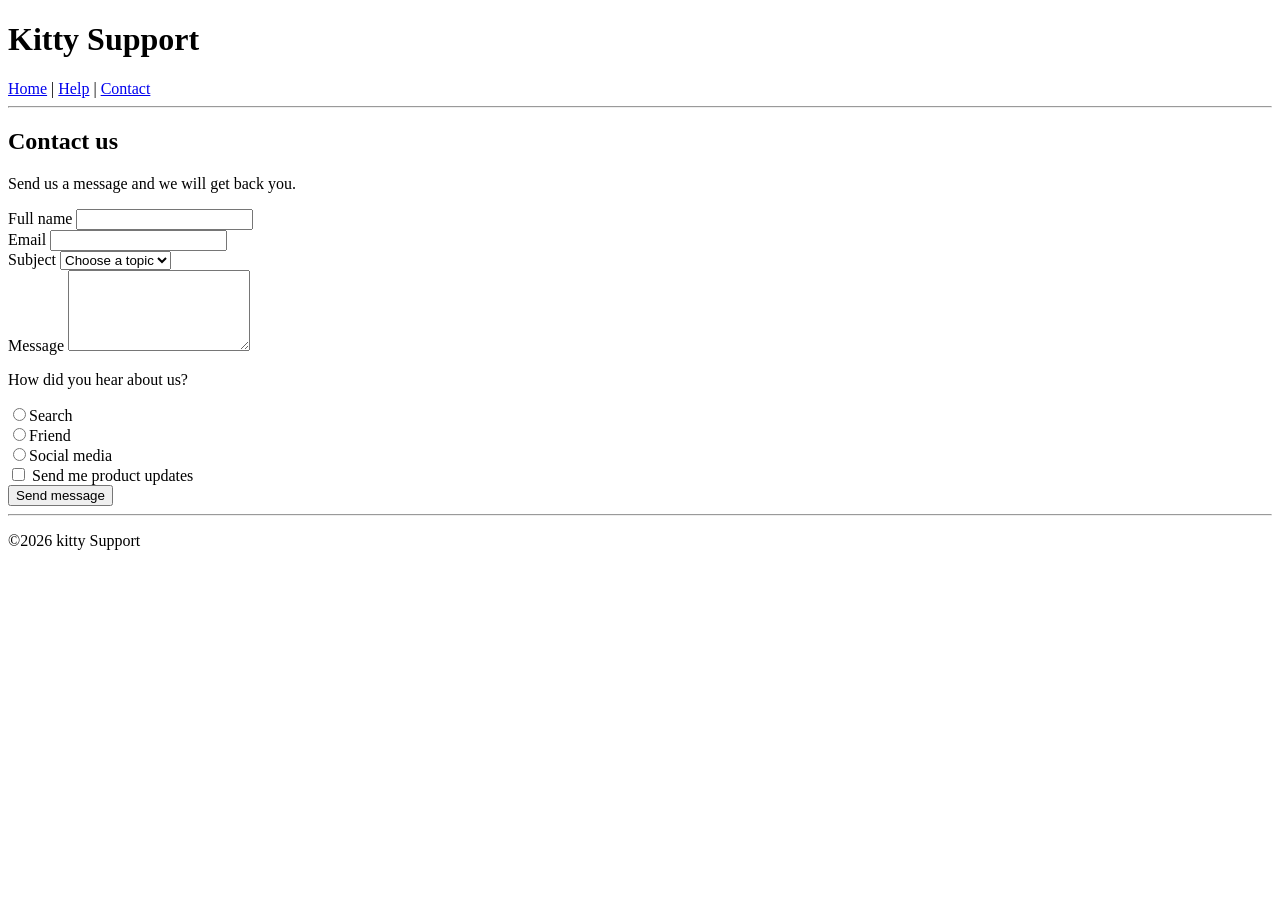
<file: contact /index.html>
<!doctype html>
<html lang="en">
  <head>
    <meta charset="UTF-8" />
    <meta name="viewport" content="width=device-width, initial-scale=1.0" />
    <title>Contact Form</title>
  </head>
  <body>
    <main>
      <header>
        <h1>Kitty Support</h1>
        <a href="#">Home</a> | <a href="#">Help</a> |
        <a href="#">Contact</a>
        <hr />
      </header>

      <section>
        <h1>Contact us</h1>
        <p>Send us a message and we will get back you.</p>
        <form>
          <label>Full name</label>
          <input type="text" /> <br />

          <label>Email</label>
          <input type="email" /><br />

          <label>Subject</label>
          <select>
            <option>Choose a topic</option>
            <option>Shope</option>
            <option>Help</option>
            <br />
          </select>
        </form>
      </section>

      <section>
        <form>
  <label for="message">Message</label>
  <textarea id="message" name="message" rows="5"></textarea>
</div>
        </form>
      </section>

      <section>
        <form class="kitty-form">
            <p class="Question">How did you hear about us?</p>
            <div class="redio-group">
                <label>
                    <input type="radio" name="scoure" value="search">Search
                </label> <br/>
                <label>
                    <input type="radio" name="scoure" value="friend">Friend
                </label> <br/>
                <label>
                    <input type="radio" name="scoure" value="social media">Social media
                </label><br/>
            </div>

            <div class="checkbox-group">
                <label>
                    <input type="checkbox" name="uptate"> Send me product updates
                </label>
            </div>
            <button type="submit" class="submit-btn">Send message</button>
        </form>
        <hr>
      </section>
    </main>
    <footer>
        <p>©2026 kitty Support</p>
    </footer>
  </body>
</html>
</file>
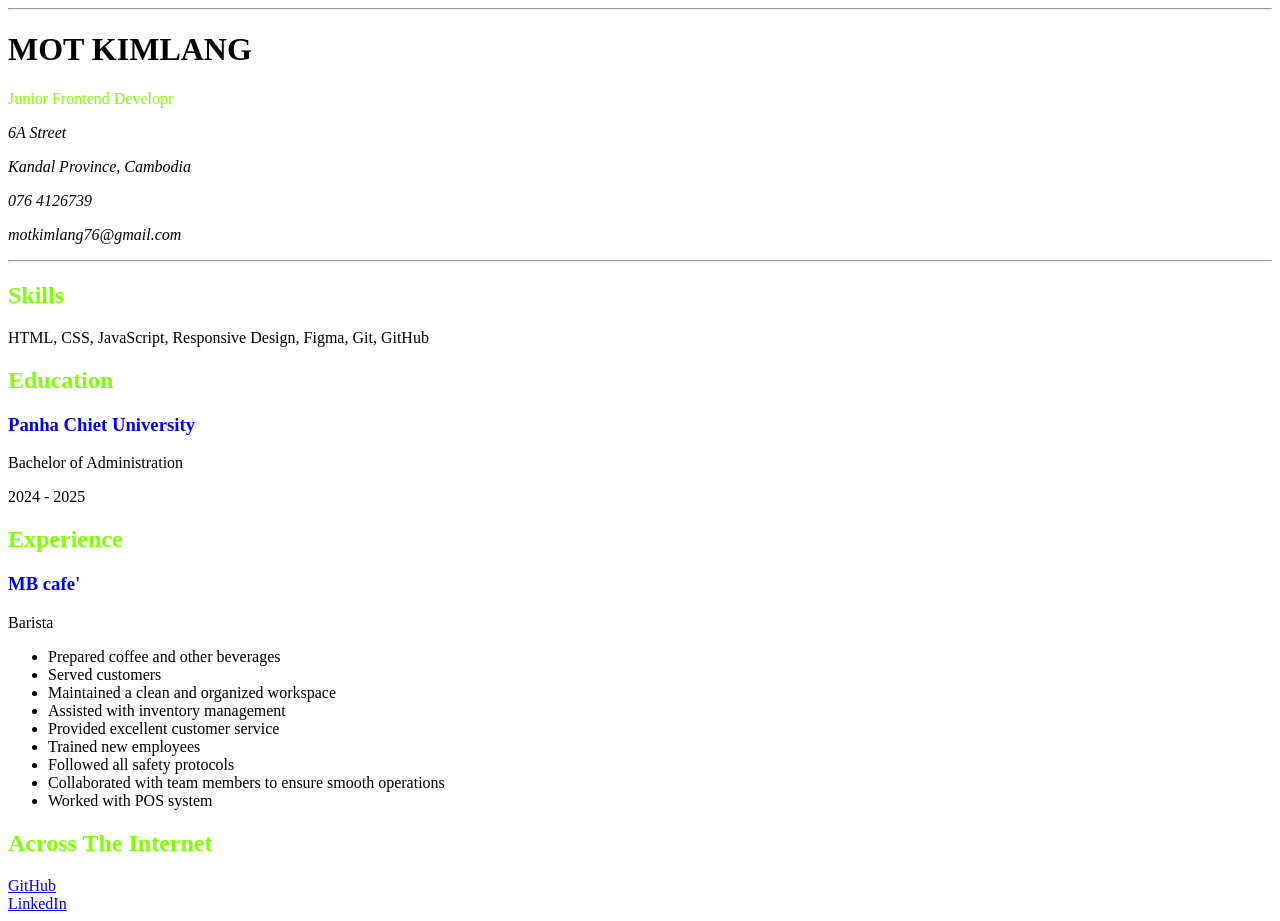
<file: html-resume/index.html>
<!doctype html>
<html lang="en">
  <head>
    <meta charset="UTF-8" />
    <meta name="viewport" content="width=device-width, initial-scale=1.0" />
    <title>Resume</title>
    <link rel="stylesheet" href="style.css" />
  </head>
  <body>
    <main>
      <header>
        <hr />
        <h1>MOT KIMLANG</h1>
        <p class="text">Junior Frontend Developr</p>
        <address>
          <p>6A Street</p>
          <p>Kandal Province, Cambodia</p>
          <p>076 4126739</p>
          <p>motkimlang76@gmail.com</p>
        </address>
        <hr />
      </header>

      <section>
        <h2>Skills</h2>
        <p>HTML, CSS, JavaScript, Responsive Design, Figma, Git, GitHub</p>
      </section>
      <section>
        <h2>Education</h2>
        <h3>Panha Chiet University</h3>
        <p>Bachelor of Administration</p>
        <p>2024 - 2025</p>
      </section>
      <section>
        <h2>Experience</h2>
        <article>
          <h3>MB cafe'</h3>
          <p>Barista</p>
          <ul>
            <li>Prepared coffee and other beverages</li>
            <li>Served customers</li>
            <li>Maintained a clean and organized workspace</li>
            <li>Assisted with inventory management</li>
            <li>Provided excellent customer service</li>
            <li>Trained new employees</li>
            <li>Followed all safety protocols</li>
            <li>Collaborated with team members to ensure smooth operations</li>
            <li>Worked with POS system</li>
          </ul>
        </article>
      </section>

      <footer>
        <h2>Across The Internet</h2>
        <a href="https://github.com/motkimlang76-tech" target="_blank"
          >GitHub</a
        >
        <br />
        <a
          href="www.linkedin.com/in/
mot-kimlang-894670411
"
          target="_blank"
          >LinkedIn</a
        >
      </footer>
    </main>
  </body>
</html>
</file>
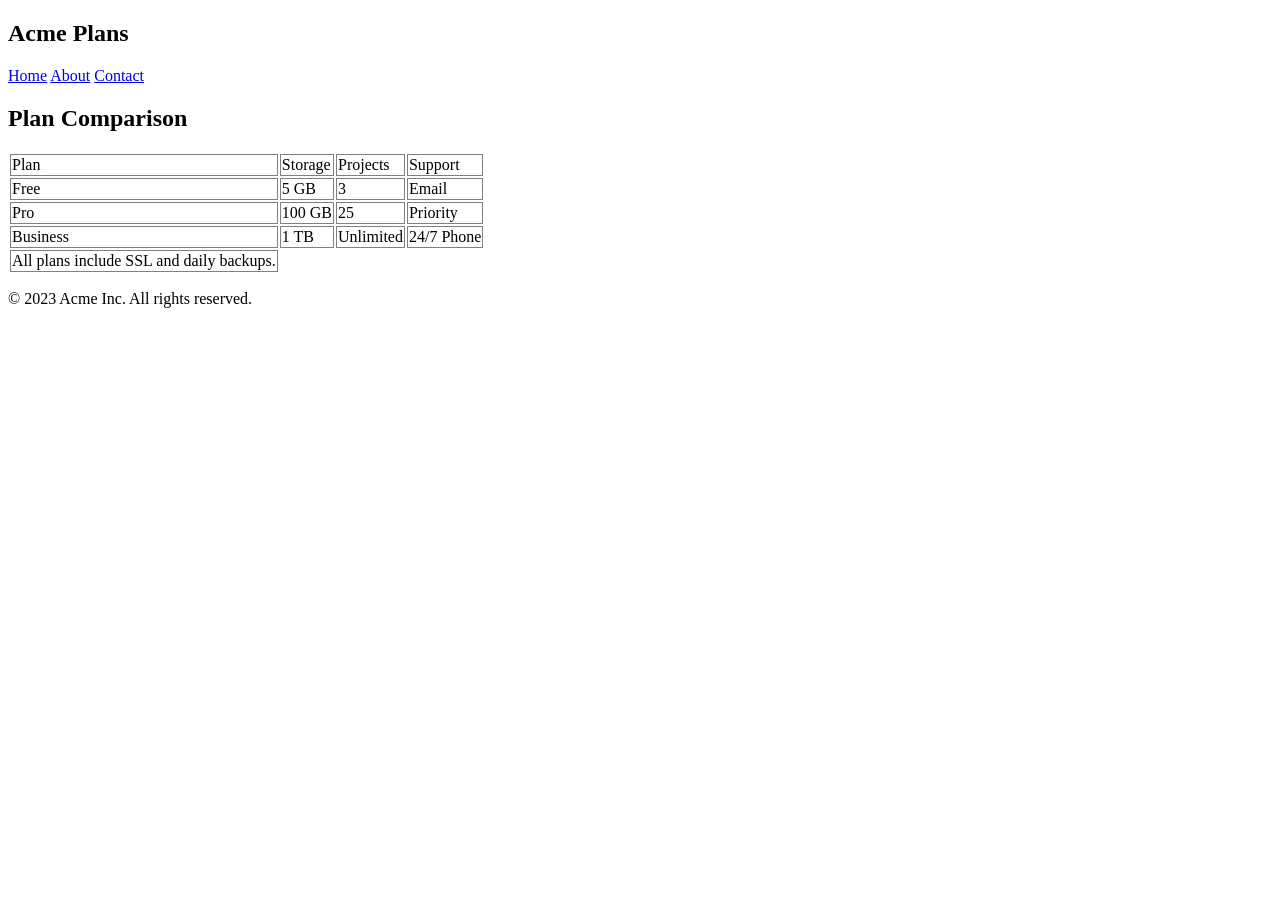
<file: price/index.html>
<!doctype html>
<html lang="en">
  <head>
    <meta charset="UTF-8" />
    <meta name="viewport" content="width=device-width, initial-scale=1.0" />
    <title>Pricing Comparison Table</title>
    <style>
      table td,
      th {
        border-collapse: collapse;
        border: 1px solid gray;
      }
    </style>
  </head>
  <body>
    <main>
      <header>
        <nav>
          <h2>Acme Plans</h2>
          <a href="#">Home</a>
          <a href="#">About</a>
          <a href="#">Contact</a>
        </nav>
        <h2>Plan Comparison</h2>
      </header>

      <section>
        <form>
          <table>
            <tr>
              <td>Plan</td>
              <td>Storage</td>
              <td>Projects</td>
              <td>Support</td>
            </tr>

            <tr>
              <td>Free</td>
              <td>5 GB</td>
              <td>3</td>
              <td>Email</td>
            </tr>

            <tr>
              <td>Pro</td>
              <td>100 GB</td>
              <td>25</td>
              <td>Priority</td>
            </tr>

            <tr>
              <td>Business</td>
              <td>1 TB</td>
              <td>Unlimited</td>
              <td>24/7 Phone</td>
            </tr>
            <tr>
              <td>All plans include SSL and daily backups.</td>
            </tr>
          </table>
        </form>
      </section>
      <footer>
        <p>© 2023 Acme Inc. All rights reserved.</p>
      </footer>
    </main>
  </body>
</html>
</file>
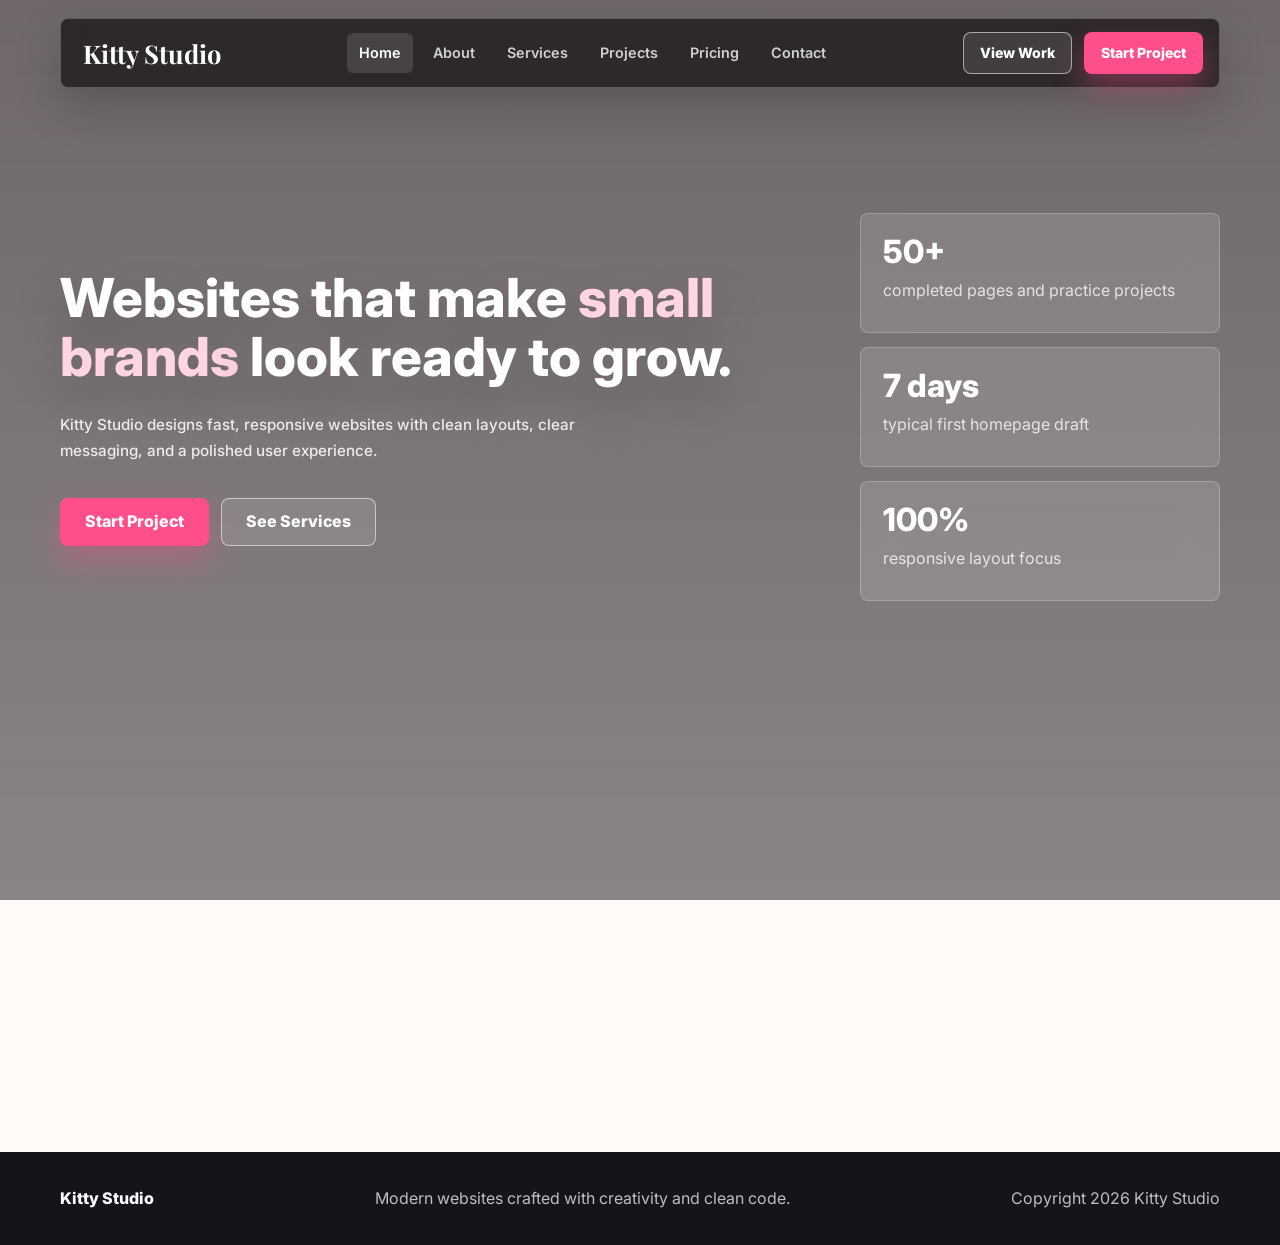
<file: website/index.html>
<!doctype html>
<html lang="en">
  <head>
    <meta charset="UTF-8" />
    <meta name="viewport" content="width=device-width, initial-scale=1.0" />
    <title>Kitty Studio | Modern Web Design</title>
    <link rel="stylesheet" href="style.css" />
  </head>
  <body class="home-page">
    <header class="site-header">
      <a class="logo" href="index.html">Kitty Studio</a>

      <nav class="main-nav" aria-label="Main navigation">
        <a class="active" href="index.html">Home</a>
        <a href="about.html">About</a>
        <a href="service.html">Services</a>
        <a href="project.html">Projects</a>
        <a href="pricing.html">Pricing</a>
        <a href="contact.html">Contact</a>
      </nav>

      <div class="header-actions">
        <a class="btn ghost small" href="project.html">View Work</a>
        <a class="btn primary small" href="contact.html">Start Project</a>
      </div>
    </header>

    <main>
      <section class="hero hero-home">
        <div class="hero-content">
          <h1>
            Websites that make <span>small brands</span> look ready to grow.
          </h1>
          <p class="desc">
            Kitty Studio designs fast, responsive websites with clean layouts,
            clear messaging, and a polished user experience.
          </p>

          <div class="button-row">
            <a class="btn primary" href="contact.html">Start Project</a>
            <a class="btn secondary" href="service.html">See Services</a>
          </div>
        </div>

        <aside class="hero-panel" aria-label="Studio highlights">
          <div>
            <span>50+</span>
            <p>completed pages and practice projects</p>
          </div>
          <div>
            <span>7 days</span>
            <p>typical first homepage draft</p>
          </div>
          <div>
            <span>100%</span>
            <p>responsive layout focus</p>
          </div>
        </aside>
      </section>

      <section id="contact" class="cta-section">
        <div class="container cta-box">
          <div>
            <p class="eyebrow">Ready to build?</p>
            <h2>Tell Kitty Studio what you want your website to do.</h2>
          </div>
          <a class="btn primary" href="contact.html">Contact Studio</a>
        </div>
      </section>
    </main>

    <footer class="site-footer">
      <p>Kitty Studio</p>
      <p>Modern websites crafted with creativity and clean code.</p>
      <p>Copyright 2026 Kitty Studio</p>
    </footer>
  </body>
</html>
</file>
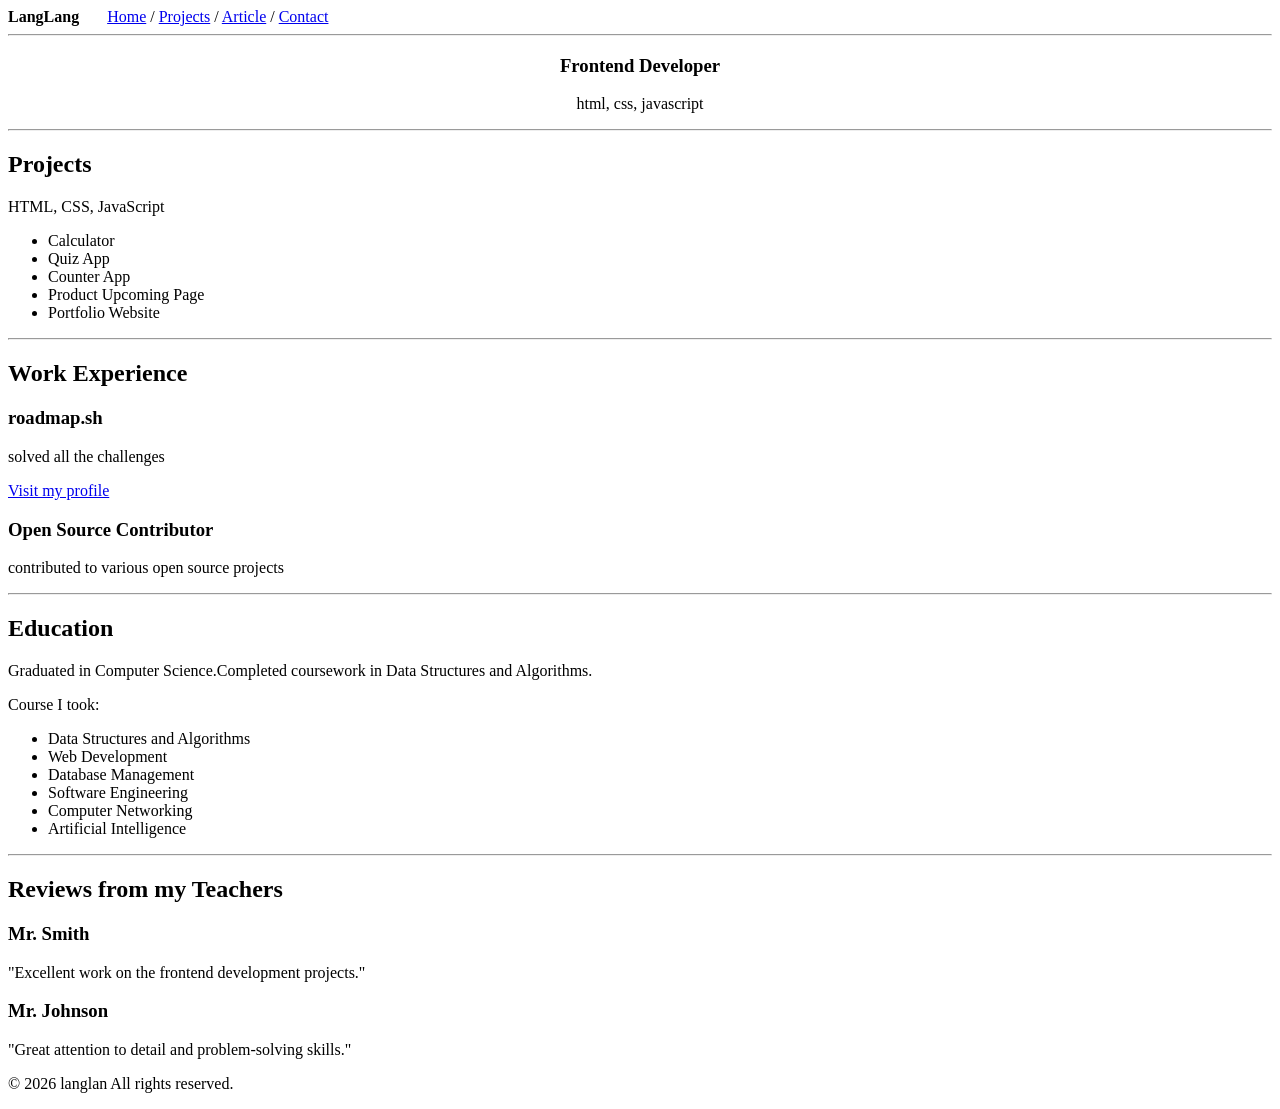
<file: basic-website/v2.html>
<!doctype html>
<html lang="en">
  <head>
    <meta charset="UTF-8" />
    <meta name="viewport" content="width=device-width, initial-scale=1.0" />
    <title>Frontend Developer</title>
  </head>
  <body>
    <main>
      <header>
        <strong>LangLang</strong>
        &nbsp;&nbsp;&nbsp;&nbsp;&nbsp;
        <nav style="display: inline">
          <a href="#">Home</a> / <a href="#">Projects</a> /
          <a href="#">Article</a> /
          <a href="#">Contact</a>
        </nav>
        <hr />
      </header>
      <section>
        <article align="center">
          <h1>Frontend Developer</h1>
          <p>html, css, javascript</p>
          <hr />
        </article>
      </section>

      <section>
        <h2>Projects</h2>
        <p>HTML, CSS, JavaScript</p>
        <ul>
          <li>Calculator</li>
          <li>Quiz App</li>
          <li>Counter App</li>
          <li>Product Upcoming Page</li>
          <li>Portfolio Website</li>
        </ul>
        <hr />
        <h2>Work Experience</h2>
        <h3>roadmap.sh</h3>
        <p>solved all the challenges</p>
        <a href="#">Visit my profile</a>
        <h3>Open Source Contributor</h3>
        <p>contributed to various open source projects</p>
        <hr />
      </section>

      <section>
        <h2>Education</h2>
        <p>
          Graduated in Computer Science.Completed coursework in Data Structures
          and Algorithms.
        </p>
        <p>Course I took:</p>
        <ul>
          <li>Data Structures and Algorithms</li>
          <li>Web Development</li>
          <li>Database Management</li>
          <li>Software Engineering</li>
          <li>Computer Networking</li>
          <li>Artificial Intelligence</li>
        </ul>
        <hr />
      </section>

      <section>
        <h2>Reviews from my Teachers</h2>
        <h3>Mr. Smith</h3>
        <p>"Excellent work on the frontend development projects."</p>
        <h3>Mr. Johnson</h3>
        <p>"Great attention to detail and problem-solving skills."</p>
      </section>
      <fooder>
        <p>© 2026 langlan All rights reserved.</p>
      </fooder>
    </main>
  </body>
</html>
</file>
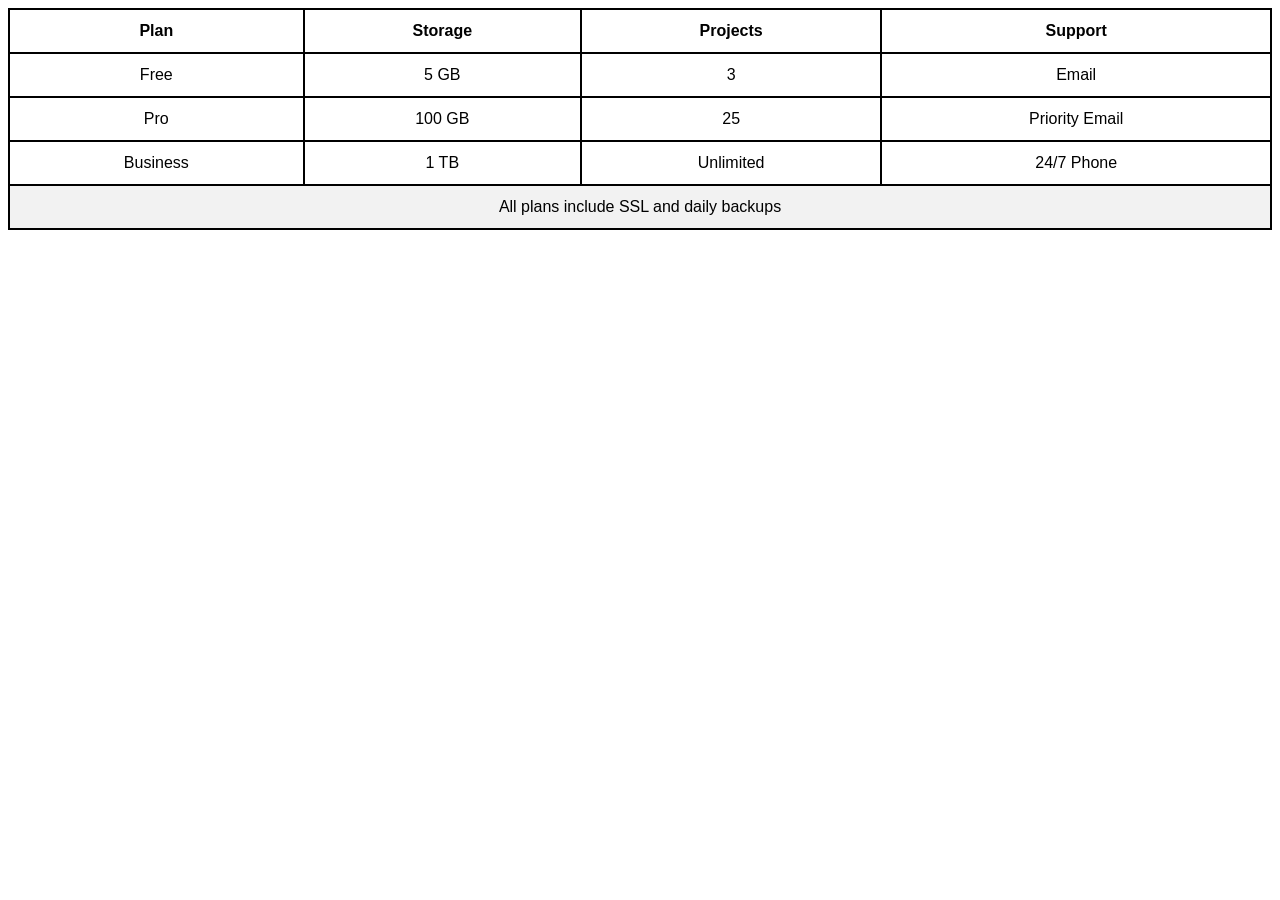
<file: price/v2.html>
<!doctype html>
<html lang="en">
  <head>
    <meta charset="UTF-8" />
    <meta name="viewport" content="width=device-width, initial-scale=1.0" />
    <title>Pricing Comparison Table</title>
    <link rel="stylesheet" href="style.css" />
  </head>
  <body>
    <table>
      <thead>
        <tr>
          <th>Plan</th>
          <th>Storage</th>
          <th>Projects</th>
          <th>Support</th>
        </tr>
      </thead>

      <tbody>
        <tr>
          <td>Free</td>
          <td>5 GB</td>
          <td>3</td>
          <td>Email</td>
        </tr>
        <tr>
          <td>Pro</td>
          <td>100 GB</td>
          <td>25</td>
          <td>Priority Email</td>
        </tr>
        <tr>
          <td>Business</td>
          <td>1 TB</td>
          <td>Unlimited</td>
          <td>24/7 Phone</td>
        </tr>
      </tbody>

      <tfoot>
        <tr>
          <td colspan="4">All plans include SSL and daily backups</td>
        </tr>
      </tfoot>
    </table>
  </body>
</html>
</file>
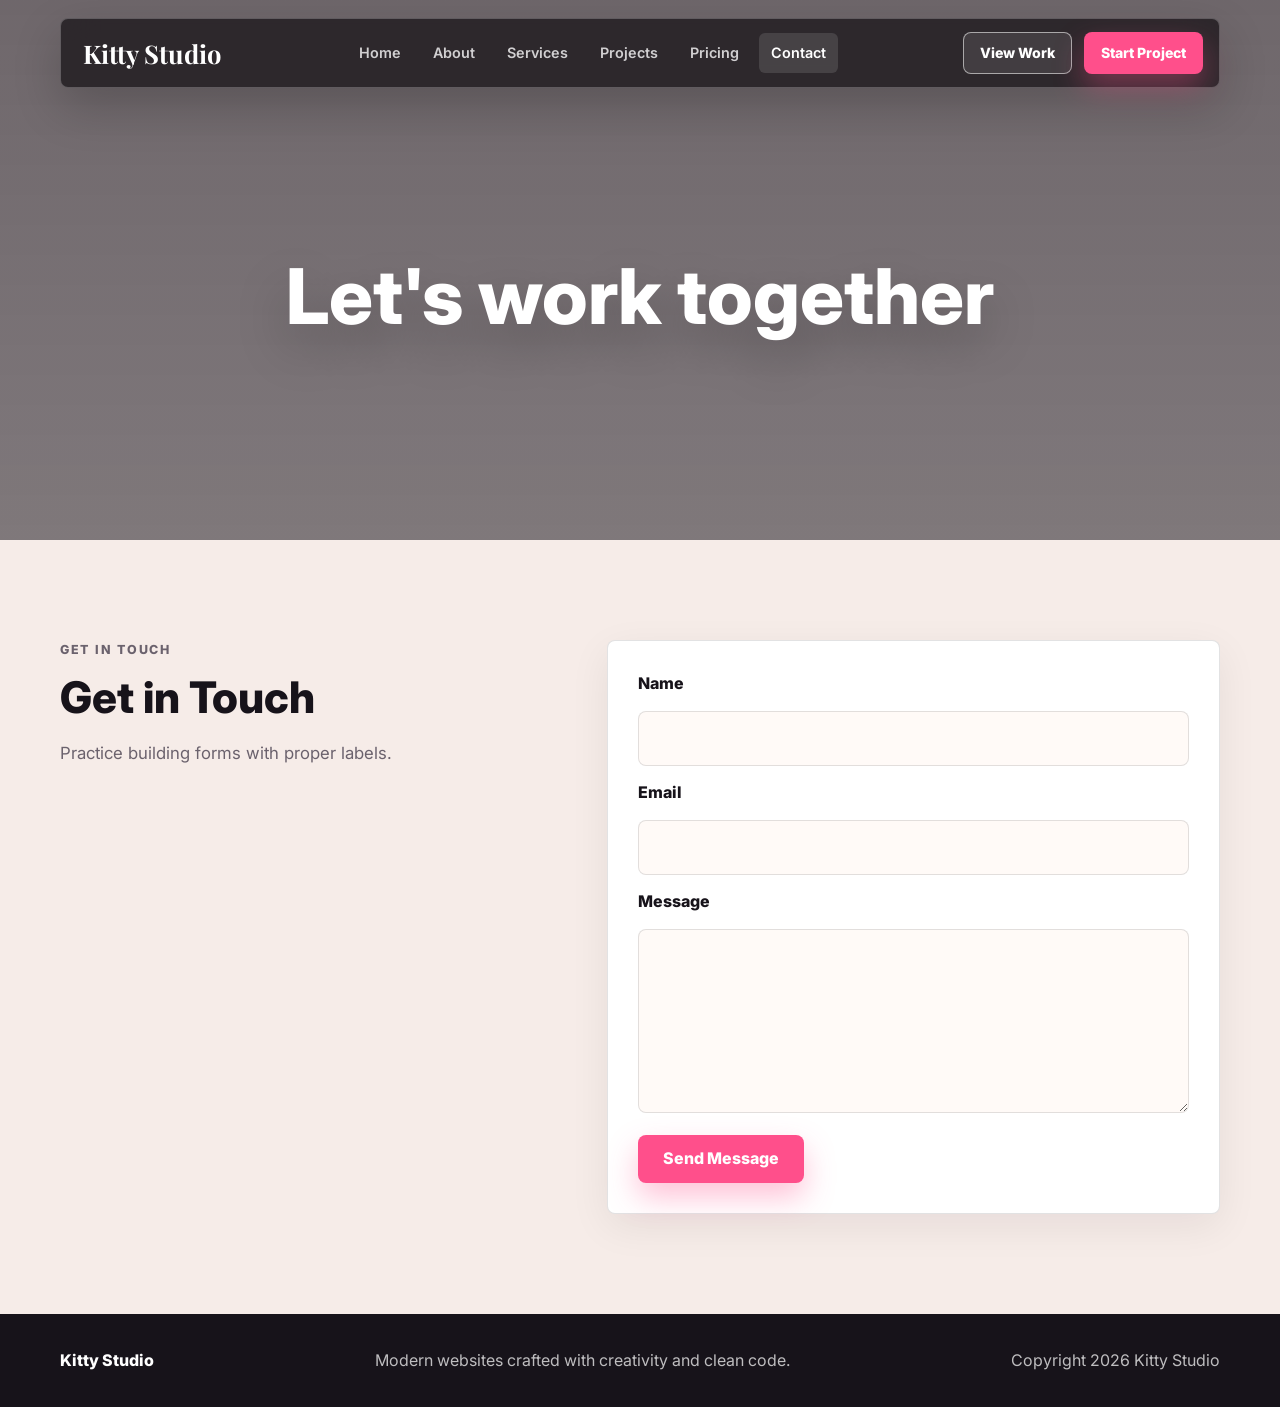
<file: website/contact.html>
<!doctype html>
<html lang="en">
  <head>
    <meta charset="UTF-8" />
    <meta name="viewport" content="width=device-width, initial-scale=1.0" />
    <title>Contact | Kitty Studio</title>
    <link rel="stylesheet" href="style.css" />
  </head>
  <body class="contact-page">
    <header class="site-header">
      <a class="logo" href="index.html">Kitty Studio</a>

      <nav class="main-nav" aria-label="Main navigation">
        <a href="index.html">Home</a>
        <a href="about.html">About</a>
        <a href="service.html">Services</a>
        <a href="project.html">Projects</a>
        <a href="pricing.html">Pricing</a>
        <a class="active" href="contact.html">Contact</a>
      </nav>

      <div class="header-actions">
        <a class="btn ghost small" href="project.html">View Work</a>
        <a class="btn primary small" href="contact.html">Start Project</a>
      </div>
    </header>

    <main>
      <section class="hero contact-hero">
        <div class="hero-content">
          <h1>Let's work together</h1>
        </div>
      </section>

      <section class="section light">
        <div class="container contact-layout">
          <div class="section-heading left">
            <p class="eyebrow">Get in Touch</p>
            <h2>Get in Touch</h2>
            <p>Practice building forms with proper labels.</p>
          </div>

          <form class="contact-form" action="#" method="post">
            <label for="name">Name</label>

            <input id="name" name="name" type="text" autocomplete="username" />

            <label for="email">Email</label>
            <input id="email" name="email" type="email" autocomplete="email" />

            <label for="message">Message</label>
            <textarea id="message" name="message" rows="6"></textarea>

            <button class="btn primary" type="submit">Send Message</button>
          </form>
        </div>
      </section>
    </main>

    <footer class="site-footer">
      <p>Kitty Studio</p>
      <p>Modern websites crafted with creativity and clean code.</p>
      <p>Copyright 2026 Kitty Studio</p>
    </footer>
  </body>
</html>
</file>
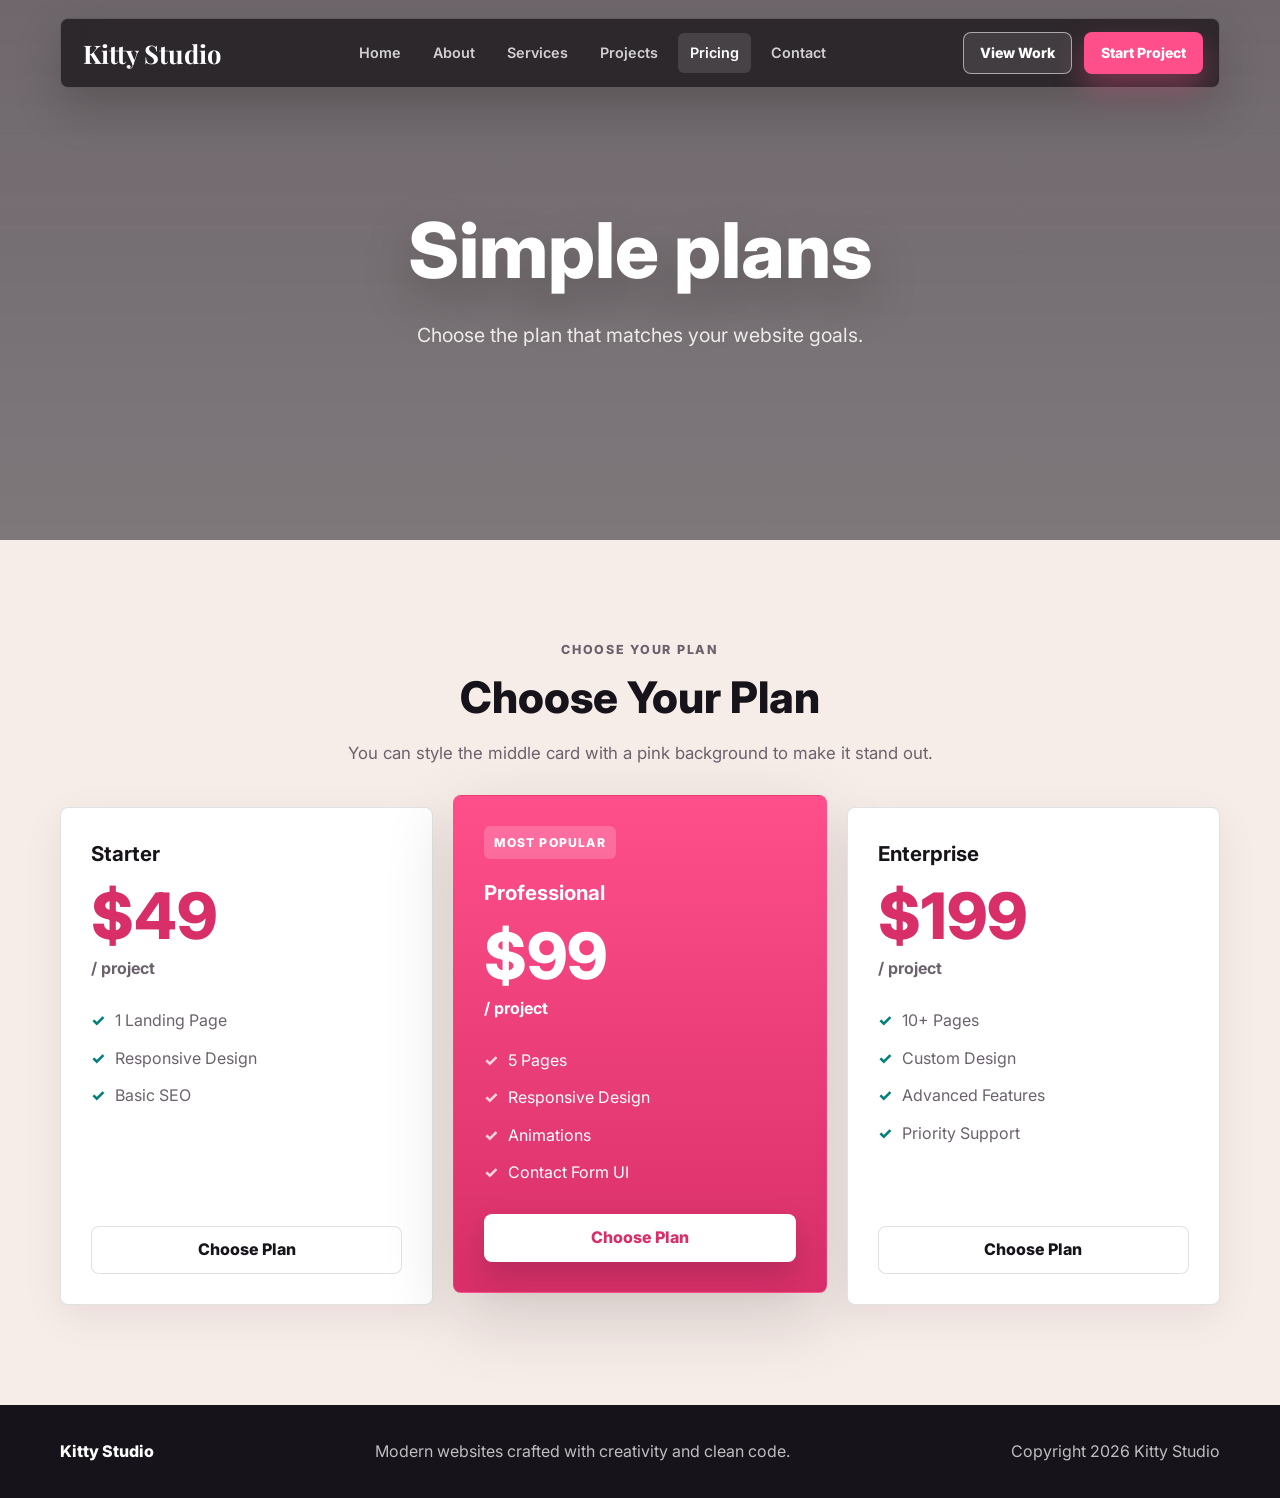
<file: website/pricing.html>
<!doctype html>
<html lang="en">
  <head>
    <meta charset="UTF-8" />
    <meta name="viewport" content="width=device-width, initial-scale=1.0" />
    <title>Pricing | Kitty Studio</title>
    <link rel="stylesheet" href="style.css" />
  </head>
  <body class="pricing-page">
    <header class="site-header">
      <a class="logo" href="index.html">Kitty Studio</a>

      <nav class="main-nav" aria-label="Main navigation">
        <a href="index.html">Home</a>
        <a href="about.html">About</a>
        <a href="service.html">Services</a>
        <a href="project.html">Projects</a>
        <a class="active" href="pricing.html">Pricing</a>
        <a href="contact.html">Contact</a>
      </nav>

      <div class="header-actions">
        <a class="btn ghost small" href="project.html">View Work</a>
        <a class="btn primary small" href="contact.html">Start Project</a>
      </div>
    </header>

    <main>
      <section class="hero pricing-hero">
        <div class="hero-content">
          <h1>Simple plans</h1>
          <p class="desc">Choose the plan that matches your website goals.</p>
        </div>
      </section>

      <section class="section light">
        <div class="container section-heading">
          <p class="eyebrow">Choose Your Plan</p>
          <h2>Choose Your Plan</h2>
          <p>
            You can style the middle card with a pink background to make it
            stand out.
          </p>
        </div>

        <div class="container pricing-page-grid">
          <article class="plan-card">
            <h3>Starter</h3>
            <p class="plan-price">$49</p>
            <p class="plan-unit">/ project</p>
            <ul>
              <li>1 Landing Page</li>
              <li>Responsive Design</li>
              <li>Basic SEO</li>
            </ul>
            <a class="btn secondary dark" href="contact.html">Choose Plan</a>
          </article>

          <article class="plan-card popular">
            <span class="popular-badge">Most Popular</span>
            <h3>Professional</h3>
            <p class="plan-price">$99</p>
            <p class="plan-unit">/ project</p>
            <ul>
              <li>5 Pages</li>
              <li>Responsive Design</li>
              <li>Animations</li>
              <li>Contact Form UI</li>
            </ul>
            <a class="btn primary" href="contact.html">Choose Plan</a>
          </article>

          <article class="plan-card">
            <h3>Enterprise</h3>
            <p class="plan-price">$199</p>
            <p class="plan-unit">/ project</p>
            <ul>
              <li>10+ Pages</li>
              <li>Custom Design</li>
              <li>Advanced Features</li>
              <li>Priority Support</li>
            </ul>
            <a class="btn secondary dark" href="contact.html">Choose Plan</a>
          </article>
        </div>
      </section>
    </main>

    <footer class="site-footer">
      <p>Kitty Studio</p>
      <p>Modern websites crafted with creativity and clean code.</p>
      <p>Copyright 2026 Kitty Studio</p>
    </footer>
  </body>
</html>
</file>
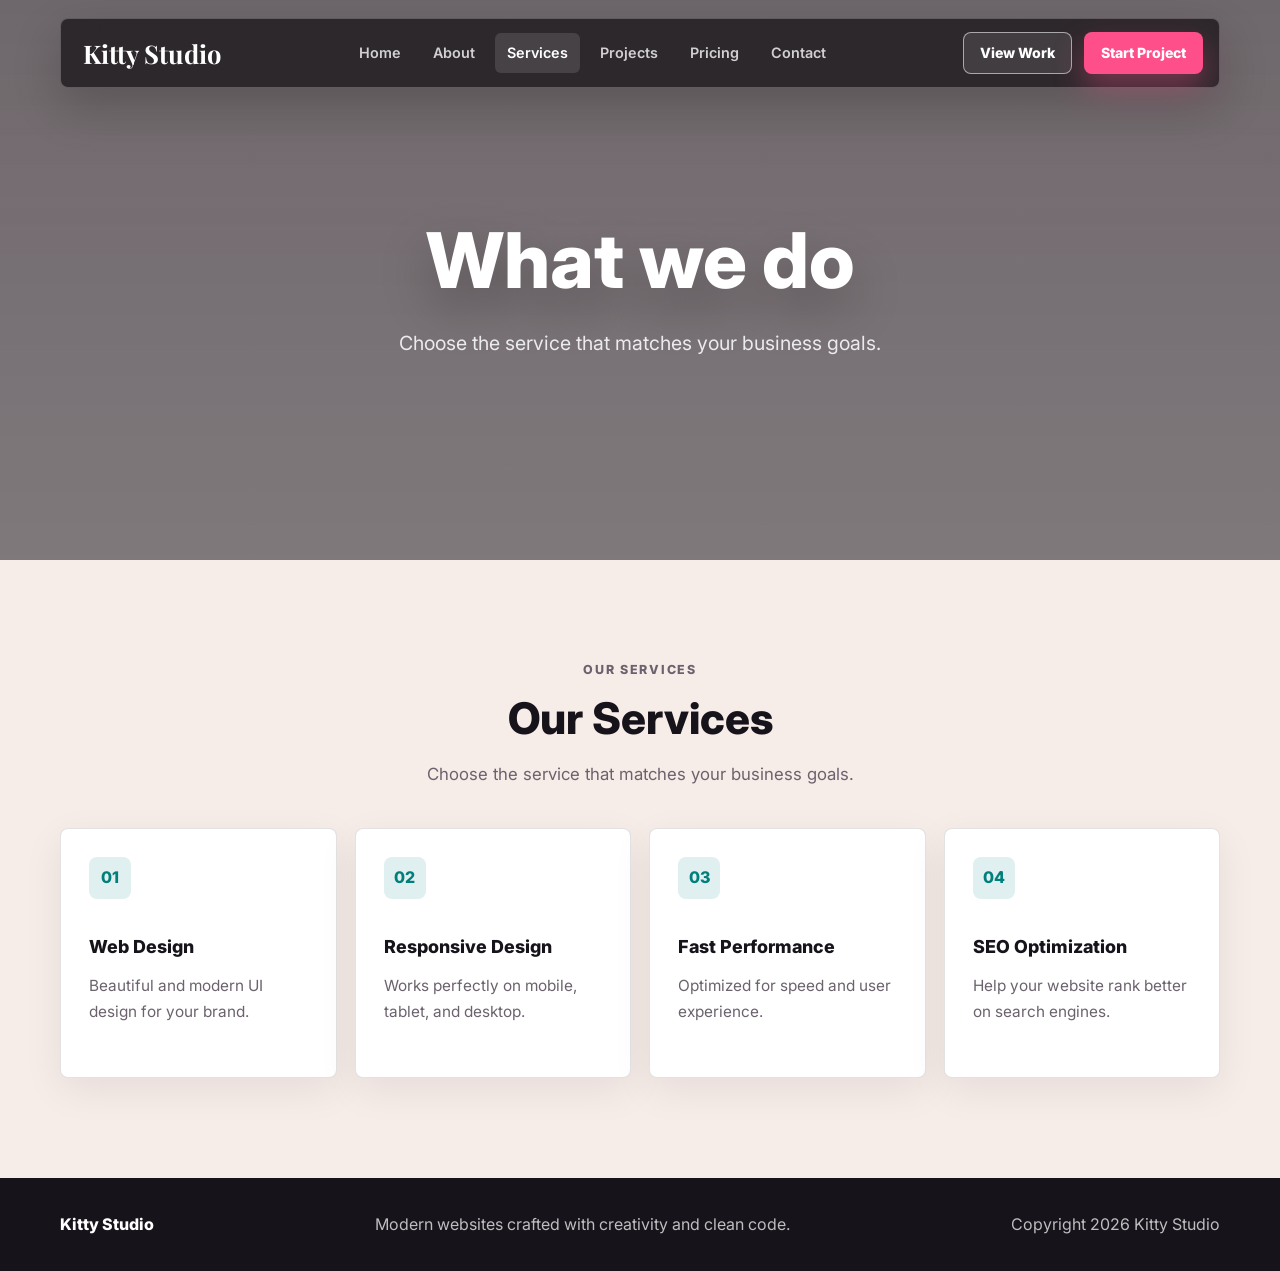
<file: website/service.html>
<!doctype html>
<html lang="en">
  <head>
    <meta charset="UTF-8" />
    <meta name="viewport" content="width=device-width, initial-scale=1.0" />
    <title>Services | Kitty Studio</title>
    <link rel="stylesheet" href="style.css" />
  </head>
  <body class="services-page">
    <header class="site-header">
      <a class="logo" href="index.html">Kitty Studio</a>

      <nav class="main-nav" aria-label="Main navigation">
        <a href="index.html">Home</a>
        <a href="about.html">About</a>
        <a class="active" href="service.html">Services</a>
        <a href="project.html">Projects</a>
        <a href="pricing.html">Pricing</a>
        <a href="contact.html">Contact</a>
      </nav>

      <div class="header-actions">
        <a class="btn ghost small" href="project.html">View Work</a>
        <a class="btn primary small" href="contact.html">Start Project</a>
      </div>
    </header>

    <main>
      <section class="hero services-hero">
        <div class="hero-content">
          <h1>What we do</h1>
          <p class="desc">
            Choose the service that matches your business goals.
          </p>
        </div>
      </section>

      <section class="section light">
        <div class="container section-heading">
          <p class="eyebrow">Our Services</p>
          <h2>Our Services</h2>
          <p>Choose the service that matches your business goals.</p>
        </div>

        <div class="container services-grid">
          <article class="service-card">
            <span>01</span>
            <h3>Web Design</h3>
            <p>Beautiful and modern UI design for your brand.</p>
          </article>

          <article class="service-card">
            <span>02</span>
            <h3>Responsive Design</h3>
            <p>Works perfectly on mobile, tablet, and desktop.</p>
          </article>

          <article class="service-card">
            <span>03</span>
            <h3>Fast Performance</h3>
            <p>Optimized for speed and user experience.</p>
          </article>

          <article class="service-card">
            <span>04</span>
            <h3>SEO Optimization</h3>
            <p>Help your website rank better on search engines.</p>
          </article>
        </div>
      </section>
    </main>

    <footer class="site-footer">
      <p>Kitty Studio</p>
      <p>Modern websites crafted with creativity and clean code.</p>
      <p>Copyright 2026 Kitty Studio</p>
    </footer>
  </body>
</html>
</file>
<file: html-resume/style.css>
h2 {
  color: chartreuse;
}
.text {
  color: chartreuse;
}
h3 {
  color: blue;
}
section {
  font-style: initial;
}
header {
  border-top: 10px p;
}
body {
  background-color: white;
}
</file>
<file: website/style.css>
@import url("https://fonts.googleapis.com/css2?family=Inter:wght@400;500;600;700;800&family=Playfair+Display:wght@700&display=swap");

:root {
  --ink: #17131a;
  --muted: #6b626d;
  --paper: #fffaf7;
  --soft: #f6ece8;
  --line: rgba(23, 19, 26, 0.12);
  --white: #ffffff;
  --rose: #ff4f8b;
  --rose-dark: #d82f68;
  --teal: #007f7b;
  --shadow: 0 24px 70px rgba(23, 19, 26, 0.16);
}

* {
  box-sizing: border-box;
  margin: 0;
  padding: 0;
}

html {
  scroll-behavior: smooth;
}

body {
  min-height: 100vh;
  background: var(--paper);
  color: var(--ink);
  font-family:
    "Inter",
    system-ui,
    -apple-system,
    BlinkMacSystemFont,
    "Segoe UI",
    sans-serif;
  line-height: 1.6;
  -webkit-font-smoothing: antialiased;
  text-rendering: optimizeLegibility;
}

body::before {
  content: "";
  position: fixed;
  inset: 0;
  z-index: -2;
  background:
    linear-gradient(rgba(22, 13, 21, 0.62), rgba(22, 13, 21, 0.5)),
    url("https://i.pinimg.com/1200x/3c/97/9d/3c979d9908ef434429dc1ba9d83a308d.jpg");
  background-position: center;
  background-size: cover;
}

a {
  color: inherit;
  text-decoration: none;
}

button,
.btn {
  font: inherit;
}

.site-header {
  position: fixed;
  top: 18px;
  left: 50%;
  z-index: 20;
  display: grid;
  grid-template-columns: auto 1fr auto;
  gap: 24px;
  align-items: center;
  width: min(1160px, calc(100% - 32px));
  min-height: 70px;
  padding: 12px 16px 12px 22px;
  border: 1px solid rgba(255, 255, 255, 0.24);
  border-radius: 8px;
  background: rgba(20, 16, 20, 0.72);
  box-shadow: 0 18px 48px rgba(0, 0, 0, 0.2);
  backdrop-filter: blur(18px);
  transform: translateX(-50%);
}

.logo {
  color: var(--white);
  font-family: "Playfair Display", Georgia, serif;
  font-size: clamp(1.35rem, 2vw, 1.75rem);
  font-weight: 700;
  white-space: nowrap;
}

.main-nav {
  display: flex;
  justify-content: center;
  gap: 8px;
}

.main-nav a {
  position: relative;
  display: inline-flex;
  align-items: center;
  min-height: 40px;
  padding: 0 12px;
  border-radius: 6px;
  color: rgba(255, 255, 255, 0.78);
  font-size: 0.9rem;
  font-weight: 600;
  transition:
    color 180ms ease,
    background 180ms ease;
}

.main-nav a:hover,
.main-nav a.active {
  background: rgba(255, 255, 255, 0.12);
  color: var(--white);
}

.header-actions,
.button-row {
  display: flex;
  flex-wrap: wrap;
  gap: 12px;
  align-items: center;
}

.btn {
  display: inline-flex;
  align-items: center;
  justify-content: center;
  min-height: 48px;
  padding: 0 24px;
  border: 1px solid transparent;
  border-radius: 8px;
  cursor: pointer;
  font-weight: 800;
  letter-spacing: 0;
  transition:
    transform 180ms ease,
    box-shadow 180ms ease,
    background 180ms ease,
    color 180ms ease;
}

.btn:hover {
  transform: translateY(-2px);
}

.btn.small {
  min-height: 42px;
  padding: 0 16px;
  font-size: 0.88rem;
}

.btn.primary {
  background: var(--rose);
  box-shadow: 0 14px 30px rgba(255, 79, 139, 0.35);
  color: var(--white);
}

.btn.primary:hover {
  background: var(--rose-dark);
}

.btn.secondary,
.btn.ghost {
  border-color: rgba(255, 255, 255, 0.55);
  background: rgba(255, 255, 255, 0.1);
  color: var(--white);
}

.btn.secondary:hover,
.btn.ghost:hover {
  background: rgba(255, 255, 255, 0.2);
}

.hero {
  position: relative;
  display: grid;
  align-items: center;
  min-height: 760px;
  padding: 150px max(24px, calc((100vw - 1160px) / 2)) 96px;
  color: var(--white);
}

.hero-home {
  grid-template-columns: minmax(0, 1fr) 360px;
  gap: 72px;
}

.compact-hero {
  min-height: 560px;
  text-align: center;
}

.compact-hero .hero-content {
  margin: 0 auto;
}

.hero-content {
  max-width: 760px;
}

.eyebrow {
  margin-bottom: 14px;
  color: var(--teal);
  font-size: 0.78rem;
  font-weight: 800;
  letter-spacing: 0.14em;
  text-transform: uppercase;
}

.hero .eyebrow,
.cta-box .eyebrow {
  color: #8df1e8;
}

.hero h1,
.section-heading h2,
.statement-card h2,
.cta-box h2 {
  font-family: "Playfair Display", Georgia, serif;
  line-height: 1.02;
  letter-spacing: 0;
}

.hero h1 {
  max-width: 820px;
  font-size: clamp(3rem, 8vw, 6.5rem);
  text-shadow: 0 20px 50px rgba(0, 0, 0, 0.28);
}

.home-page .hero h1 {
  max-width: 680px;
  font-family:
    "Inter",
    system-ui,
    -apple-system,
    BlinkMacSystemFont,
    "Segoe UI",
    sans-serif;
  font-size: clamp(2.1rem, 4.2vw, 3.7rem);
  font-weight: 800;
  line-height: 1.1;
  text-wrap: balance;
}

.home-page .hero h1 span {
  color: #ffd5e2;
  font-style: normal;
}

.compact-hero h1 {
  font-size: clamp(2.8rem, 6vw, 5.5rem);
}

.desc {
  max-width: 620px;
  margin: 26px 0 34px;
  color: rgba(255, 255, 255, 0.86);
  font-size: clamp(1rem, 2vw, 1.22rem);
}

.home-page .desc {
  max-width: 560px;
  font-size: clamp(0.95rem, 1.15vw, 1.05rem);
  font-weight: 500;
  line-height: 1.7;
}

.compact-hero .desc {
  margin-right: auto;
  margin-left: auto;
}

.hero-panel {
  display: grid;
  gap: 14px;
}

.hero-panel div {
  min-height: 120px;
  padding: 22px;
  border: 1px solid rgba(255, 255, 255, 0.22);
  border-radius: 8px;
  background: rgba(255, 250, 247, 0.12);
  backdrop-filter: blur(18px);
}

.hero-panel span {
  display: block;
  color: var(--white);
  font-size: 2rem;
  font-weight: 800;
  line-height: 1;
}

.hero-panel p {
  margin-top: 10px;
  color: rgba(255, 255, 255, 0.78);
}

.section {
  padding: 100px 0;
  background: var(--paper);
}

.section.light {
  background: var(--soft);
}

.container {
  width: min(1160px, calc(100% - 40px));
  margin: 0 auto;
}

.section-heading {
  max-width: 720px;
  margin-bottom: 40px;
  text-align: center;
}

.section-heading:not(.left) {
  margin-right: auto;
  margin-left: auto;
}

.section-heading.left {
  text-align: left;
}

.section-heading h2,
.statement-card h2,
.cta-box h2 {
  color: var(--ink);
  font-size: clamp(2.1rem, 4vw, 4rem);
}

.home-page .section-heading h2,
.home-page .cta-box h2 {
  font-family:
    "Inter",
    system-ui,
    -apple-system,
    BlinkMacSystemFont,
    "Segoe UI",
    sans-serif;
  font-size: clamp(1.7rem, 2.6vw, 2.5rem);
  font-weight: 800;
  line-height: 1.14;
  text-wrap: balance;
}

.section-heading p,
.card p,
.project p,
.stat-card p,
.steps p,
.statement-card p,
.site-footer p {
  color: var(--muted);
}

.section-heading > p:not(.eyebrow) {
  margin-top: 18px;
  font-size: 1.05rem;
}

.home-page .section-heading > p:not(.eyebrow) {
  max-width: 600px;
  margin-right: auto;
  margin-left: auto;
  font-size: 0.96rem;
  line-height: 1.7;
}

.card-grid {
  display: grid;
  gap: 18px;
}

.card-grid.two {
  grid-template-columns: repeat(2, minmax(0, 1fr));
}

.card-grid.three {
  grid-template-columns: repeat(3, minmax(0, 1fr));
}

.card-grid.four {
  grid-template-columns: repeat(4, minmax(0, 1fr));
}

.card,
.project,
.stat-card,
.steps article,
.cta-box {
  border: 1px solid var(--line);
  border-radius: 8px;
  background: var(--white);
  box-shadow: 0 12px 40px rgba(23, 19, 26, 0.07);
}

.card {
  min-height: 240px;
  padding: 28px;
}

.card-number {
  display: inline-flex;
  align-items: center;
  justify-content: center;
  width: 42px;
  height: 42px;
  margin-bottom: 30px;
  border-radius: 8px;
  background: rgba(0, 127, 123, 0.12);
  color: var(--teal);
  font-weight: 800;
}

.card h3,
.project h3,
.steps h3,
.price-card h3 {
  margin-bottom: 12px;
  color: var(--ink);
  font-size: 1.22rem;
}

.home-page .card h3,
.home-page .project h3,
.home-page .price-card h3 {
  font-size: 1.06rem;
  font-weight: 800;
  letter-spacing: 0;
  line-height: 1.25;
}

.home-page .card p,
.home-page .price-card p {
  font-size: 0.92rem;
  line-height: 1.65;
}

.home-page .site-header {
  animation: homeHeaderDrop 640ms ease-out both;
}

.home-page::before {
  animation: homeBackgroundDrift 18s ease-in-out infinite alternate;
  will-change: background-position;
}

.home-page .hero-content h1,
.home-page .hero-content .desc,
.home-page .hero-content .button-row,
.home-page .hero-panel div {
  opacity: 0;
  animation: homeFadeUp 780ms cubic-bezier(0.22, 1, 0.36, 1) both;
}

.home-page .hero-content h1 {
  animation-delay: 120ms;
}

.home-page .hero-content .desc {
  animation-delay: 260ms;
}

.home-page .hero-content .button-row {
  animation-delay: 400ms;
}

.home-page .hero-panel div:nth-child(1) {
  animation-delay: 520ms;
}

.home-page .hero-panel div:nth-child(2) {
  animation-delay: 640ms;
}

.home-page .hero-panel div:nth-child(3) {
  animation-delay: 760ms;
}

.home-page .card,
.home-page .project,
.home-page .price-card,
.home-page .hero-panel div,
.home-page .cta-box {
  transition:
    transform 220ms ease,
    box-shadow 220ms ease,
    border-color 220ms ease;
}

.home-page .card:hover,
.home-page .project:hover,
.home-page .price-card:hover,
.home-page .hero-panel div:hover {
  transform: translateY(-6px);
  border-color: rgba(255, 79, 139, 0.28);
  box-shadow: 0 20px 54px rgba(23, 19, 26, 0.14);
}

@supports (animation-timeline: view()) {
  .home-page .section-heading,
  .home-page .card,
  .home-page .project,
  .home-page .price-card,
  .home-page .cta-box {
    opacity: 0;
    transform: translateY(22px);
    animation: homeReveal linear both;
    animation-timeline: view();
    animation-range: entry 0% cover 28%;
  }
}

@keyframes homeHeaderDrop {
  from {
    opacity: 0;
    transform: translate(-50%, -14px);
  }
  to {
    opacity: 1;
    transform: translate(-50%, 0);
  }
}

@keyframes homeFadeUp {
  from {
    opacity: 0;
    transform: translateY(22px);
  }
  to {
    opacity: 1;
    transform: translateY(0);
  }
}

@keyframes homeReveal {
  from {
    opacity: 0;
    transform: translateY(22px);
  }
  to {
    opacity: 1;
    transform: translateY(0);
  }
}

@keyframes homeBackgroundDrift {
  from {
    background-position: center center;
  }
  to {
    background-position: 52% 48%;
  }
}

@media (prefers-reduced-motion: reduce) {
  .home-page *,
  .home-page::before {
    animation: none !important;
    transition: none !important;
  }

  .home-page .hero-content h1,
  .home-page .hero-content .desc,
  .home-page .hero-content .button-row,
  .home-page .hero-panel div,
  .home-page .section-heading,
  .home-page .card,
  .home-page .project,
  .home-page .price-card,
  .home-page .cta-box {
    opacity: 1 !important;
    transform: none !important;
  }

  .home-page .site-header {
    opacity: 1 !important;
    transform: translateX(-50%) !important;
  }
}

.split {
  display: grid;
  grid-template-columns: minmax(0, 0.9fr) minmax(0, 1.1fr);
  gap: 64px;
  align-items: start;
}

.project-list,
.steps,
.stats-grid {
  display: grid;
  gap: 16px;
}

.project {
  display: flex;
  align-items: center;
  justify-content: space-between;
  gap: 24px;
  min-height: 118px;
  padding: 24px;
}

.project p {
  margin-bottom: 4px;
  font-size: 0.82rem;
  font-weight: 800;
  letter-spacing: 0.1em;
  text-transform: uppercase;
}

.project span {
  flex: 0 0 auto;
  padding: 8px 12px;
  border-radius: 6px;
  background: var(--soft);
  color: var(--rose-dark);
  font-size: 0.85rem;
  font-weight: 800;
}

.price-card {
  min-height: 230px;
}

.price-card.featured {
  border-color: rgba(255, 79, 139, 0.38);
  box-shadow: var(--shadow);
}

.price {
  margin: 16px 0 12px;
  color: var(--rose-dark);
  font-size: clamp(2.2rem, 4vw, 3.3rem);
  font-weight: 800;
  line-height: 1;
}

.stats-grid {
  grid-template-columns: repeat(3, minmax(0, 1fr));
}

.stat-card {
  min-height: 150px;
  padding: 24px;
}

.stat-card span {
  color: var(--rose-dark);
  font-size: 2.4rem;
  font-weight: 800;
  line-height: 1;
}

.statement-card {
  min-height: 320px;
}

.statement-card h2 {
  margin-bottom: 20px;
  font-size: clamp(2rem, 3vw, 3.2rem);
}

.steps article {
  display: grid;
  grid-template-columns: 52px 1fr;
  gap: 8px 20px;
  padding: 22px;
}

.steps span {
  grid-row: span 2;
  color: var(--teal);
  font-weight: 800;
}

.steps h3 {
  margin-bottom: 0;
}

.cta-section {
  padding: 96px 0;
  background: transparent;
}

.cta-box {
  display: flex;
  align-items: center;
  justify-content: space-between;
  gap: 30px;
  padding: 44px;
  background: rgba(23, 19, 26, 0.84);
  color: var(--white);
  backdrop-filter: blur(12px);
}

.cta-box h2 {
  max-width: 780px;
  color: var(--white);
}

.site-footer {
  display: flex;
  flex-wrap: wrap;
  justify-content: space-between;
  gap: 16px;
  padding: 34px max(20px, calc((100vw - 1160px) / 2));
  background: var(--ink);
}

.site-footer p {
  color: rgba(255, 255, 255, 0.72);
}

.site-footer p:first-child {
  color: var(--white);
  font-weight: 800;
}

.services-page .services-hero {
  min-height: 560px;
  text-align: center;
}

.services-page .services-hero .hero-content {
  max-width: 760px;
  margin: 0 auto;
}

.services-page .services-hero h1 {
  font-family:
    "Inter",
    system-ui,
    -apple-system,
    BlinkMacSystemFont,
    "Segoe UI",
    sans-serif;
  font-size: clamp(2.7rem, 6vw, 5rem);
  font-weight: 800;
  line-height: 1.05;
}

.services-page .section-heading h2 {
  font-family:
    "Inter",
    system-ui,
    -apple-system,
    BlinkMacSystemFont,
    "Segoe UI",
    sans-serif;
  font-size: clamp(2rem, 3.4vw, 3.2rem);
  font-weight: 800;
  line-height: 1.12;
}

.services-grid {
  display: grid;
  grid-template-columns: repeat(4, minmax(0, 1fr));
  gap: 18px;
}

.service-card {
  min-height: 250px;
  padding: 28px;
  border: 1px solid var(--line);
  border-radius: 8px;
  background: var(--white);
  box-shadow: 0 12px 40px rgba(23, 19, 26, 0.07);
  transition:
    transform 220ms ease,
    box-shadow 220ms ease,
    border-color 220ms ease;
}

.service-card:hover {
  transform: translateY(-6px);
  border-color: rgba(255, 79, 139, 0.28);
  box-shadow: 0 20px 54px rgba(23, 19, 26, 0.14);
}

.service-card span {
  display: inline-flex;
  align-items: center;
  justify-content: center;
  width: 42px;
  height: 42px;
  margin-bottom: 34px;
  border-radius: 8px;
  background: rgba(0, 127, 123, 0.12);
  color: var(--teal);
  font-weight: 800;
}

.service-card h3 {
  margin-bottom: 12px;
  color: var(--ink);
  font-size: 1.12rem;
  font-weight: 800;
}

.service-card p {
  color: var(--muted);
  font-size: 0.96rem;
  line-height: 1.7;
}

.projects-page .projects-hero {
  grid-template-columns: minmax(0, 0.78fr) minmax(460px, 640px);
  gap: 48px;
}

.projects-page .projects-hero h1 {
  font-family:
    "Inter",
    system-ui,
    -apple-system,
    BlinkMacSystemFont,
    "Segoe UI",
    sans-serif;
  font-size: clamp(2.8rem, 6vw, 5.3rem);
  font-weight: 800;
  line-height: 1.04;
}

.projects-page .section-heading h2 {
  font-family:
    "Inter",
    system-ui,
    -apple-system,
    BlinkMacSystemFont,
    "Segoe UI",
    sans-serif;
  font-size: clamp(2rem, 3.5vw, 3.2rem);
  font-weight: 800;
  line-height: 1.12;
}

.projects-hero-gallery {
  display: grid;
  grid-template-columns: 1.1fr 0.9fr;
  grid-template-rows: 230px 230px;
  gap: 14px;
}

.projects-hero-gallery img {
  width: 100%;
  height: 100%;
  display: block;
  object-fit: cover;
  border-radius: 8px;
  box-shadow: 0 22px 62px rgba(0, 0, 0, 0.22);
}

.projects-hero-gallery img:first-child {
  grid-row: span 2;
}

.portfolio-grid {
  display: grid;
  grid-template-columns: repeat(3, minmax(0, 1fr));
  gap: 20px;
}

.portfolio-card {
  overflow: hidden;
  border: 1px solid var(--line);
  border-radius: 8px;
  background: var(--white);
  box-shadow: 0 12px 40px rgba(23, 19, 26, 0.07);
  transition:
    transform 220ms ease,
    box-shadow 220ms ease,
    border-color 220ms ease;
}

.portfolio-card:hover {
  transform: translateY(-6px);
  border-color: rgba(255, 79, 139, 0.28);
  box-shadow: 0 20px 54px rgba(23, 19, 26, 0.14);
}

.portfolio-card img {
  width: 100%;
  height: 290px;
  display: block;
  object-fit: cover;
}

.portfolio-card div {
  padding: 24px;
}

.portfolio-card span {
  display: inline-flex;
  margin-bottom: 10px;
  color: var(--teal);
  font-size: 0.78rem;
  font-weight: 800;
  letter-spacing: 0.12em;
  text-transform: uppercase;
}

.portfolio-card h3 {
  margin-bottom: 10px;
  color: var(--ink);
  font-size: 1.18rem;
  font-weight: 800;
}

.portfolio-card p {
  color: var(--muted);
  font-size: 0.96rem;
  line-height: 1.7;
}

.contact-page .contact-hero,
.pricing-page .pricing-hero {
  min-height: 540px;
  text-align: center;
}

.contact-page .contact-hero .hero-content,
.pricing-page .pricing-hero .hero-content {
  max-width: 760px;
  margin: 0 auto;
}

.contact-page .contact-hero h1,
.pricing-page .pricing-hero h1,
.contact-page .section-heading h2,
.pricing-page .section-heading h2 {
  font-family:
    "Inter",
    system-ui,
    -apple-system,
    BlinkMacSystemFont,
    "Segoe UI",
    sans-serif;
  font-weight: 800;
  line-height: 1.1;
}

.contact-page .contact-hero h1,
.pricing-page .pricing-hero h1 {
  font-size: clamp(2.7rem, 6vw, 5rem);
}

.contact-page .section-heading h2,
.pricing-page .section-heading h2 {
  font-size: clamp(2rem, 3.4vw, 3.2rem);
}

.contact-layout {
  display: grid;
  grid-template-columns: minmax(0, 0.8fr) minmax(320px, 1fr);
  gap: 56px;
  align-items: start;
}

.contact-form {
  display: grid;
  gap: 14px;
  padding: 30px;
  border: 1px solid var(--line);
  border-radius: 8px;
  background: var(--white);
  box-shadow: 0 12px 40px rgba(23, 19, 26, 0.07);
}

.contact-form label {
  color: var(--ink);
  font-weight: 800;
}

.contact-form input,
.contact-form textarea {
  width: 100%;
  border: 1px solid var(--line);
  border-radius: 8px;
  padding: 14px 16px;
  background: var(--paper);
  color: var(--ink);
  font: inherit;
  outline: none;
  transition:
    border-color 180ms ease,
    box-shadow 180ms ease,
    background 180ms ease;
}

.contact-form textarea {
  resize: vertical;
}

.contact-form input:focus,
.contact-form textarea:focus {
  border-color: var(--rose);
  background: var(--white);
  box-shadow: 0 0 0 4px rgba(255, 79, 139, 0.14);
}

.contact-form .btn {
  margin-top: 8px;
  justify-self: start;
}

.pricing-page-grid {
  display: grid;
  grid-template-columns: repeat(3, minmax(0, 1fr));
  gap: 20px;
  align-items: stretch;
}

.plan-card {
  position: relative;
  display: flex;
  flex-direction: column;
  min-height: 480px;
  padding: 30px;
  border: 1px solid var(--line);
  border-radius: 8px;
  background: var(--white);
  box-shadow: 0 12px 40px rgba(23, 19, 26, 0.07);
}

.plan-card.popular {
  border-color: rgba(255, 79, 139, 0.4);
  background: linear-gradient(180deg, #ff4f8b 0%, #d82f68 100%);
  box-shadow: var(--shadow);
  color: var(--white);
  transform: translateY(-12px);
}

.popular-badge {
  display: inline-flex;
  align-self: flex-start;
  margin-bottom: 18px;
  padding: 7px 10px;
  border-radius: 6px;
  background: rgba(255, 255, 255, 0.18);
  color: var(--white);
  font-size: 0.76rem;
  font-weight: 800;
  letter-spacing: 0.1em;
  text-transform: uppercase;
}

.plan-card h3 {
  margin-bottom: 14px;
  color: var(--ink);
  font-size: 1.28rem;
}

.plan-card.popular h3,
.plan-card.popular .plan-price,
.plan-card.popular .plan-unit,
.plan-card.popular li {
  color: var(--white);
}

.plan-price {
  color: var(--rose-dark);
  font-size: clamp(2.6rem, 5vw, 4rem);
  font-weight: 800;
  line-height: 1;
}

.plan-unit {
  margin: 8px 0 26px;
  color: var(--muted);
  font-weight: 700;
}

.plan-card ul {
  display: grid;
  gap: 12px;
  margin: 0 0 28px;
  padding: 0;
  list-style: none;
}

.plan-card li {
  color: var(--muted);
}

.plan-card li::before {
  content: "✓";
  margin-right: 10px;
  color: var(--teal);
  font-weight: 800;
}

.plan-card.popular li::before {
  color: #ffd5e2;
}

.plan-card.popular .btn.primary {
  background: var(--white);
  color: var(--rose-dark);
  box-shadow: 0 14px 30px rgba(23, 19, 26, 0.18);
}

.plan-card.popular .btn.primary:hover {
  background: #fff1f6;
}

.plan-card .btn {
  margin-top: auto;
}

.btn.secondary.dark {
  border-color: var(--line);
  background: var(--white);
  color: var(--ink);
}

.btn.secondary.dark:hover {
  border-color: rgba(255, 79, 139, 0.35);
  background: var(--soft);
}

.about-page .about-hero {
  grid-template-columns: minmax(0, 0.78fr) minmax(520px, 680px);
  gap: 44px;
}

.about-page .about-hero h1 {
  max-width: 720px;
  font-family:
    "Inter",
    system-ui,
    -apple-system,
    BlinkMacSystemFont,
    "Segoe UI",
    sans-serif;
  font-size: clamp(2.8rem, 6vw, 5.6rem);
  font-weight: 800;
  line-height: 1.02;
}

.about-page .section-heading h2,
.about-page .statement-card h2,
.about-page .cta-box h2 {
  font-family:
    "Inter",
    system-ui,
    -apple-system,
    BlinkMacSystemFont,
    "Segoe UI",
    sans-serif;
  font-size: clamp(1.9rem, 3.2vw, 3rem);
  font-weight: 800;
  line-height: 1.12;
}

.about-hero-media {
  display: block;
  width: 100%;
}

.about-hero-media img,
.about-feature-image,
.team-card img {
  width: 100%;
  height: 100%;
  display: block;
  object-fit: cover;
  border-radius: 8px;
}

.about-hero-media img:first-child {
  height: clamp(540px, 58vw, 700px);
  object-position: center center;
  box-shadow: 0 28px 80px rgba(0, 0, 0, 0.26);
}

.about-split {
  display: grid;
  grid-template-columns: minmax(0, 1fr) minmax(280px, 0.82fr);
  gap: 54px;
  align-items: center;
}

.about-copy h2 {
  margin-bottom: 22px;
  color: var(--ink);
  font-size: clamp(2rem, 3.4vw, 3.4rem);
  font-weight: 800;
  line-height: 1.08;
}

.about-copy p:not(.eyebrow) {
  margin-top: 16px;
  color: var(--muted);
  font-size: 1rem;
  line-height: 1.78;
}

.about-feature-image {
  min-height: 430px;
  box-shadow: var(--shadow);
}

.timeline {
  display: grid;
  gap: 34px;
  position: relative;
}

.timeline article {
  position: relative;
  padding: 24px;
  border: 1px solid var(--line);
  border-radius: 8px;
  background: var(--white);
  box-shadow: 0 12px 40px rgba(23, 19, 26, 0.07);
}

.timeline article:not(:last-child)::after {
  content: "";
  position: absolute;
  left: 34px;
  bottom: -28px;
  width: 12px;
  height: 12px;
  border-right: 2px solid var(--rose);
  border-bottom: 2px solid var(--rose);
  transform: rotate(45deg);
}

.timeline span,
.process-grid span {
  display: inline-flex;
  margin-bottom: 10px;
  color: var(--rose-dark);
  font-weight: 800;
}

.timeline p,
.process-grid p,
.team-card p,
.team-card span,
.testimonial-card p,
.faq-list p,
.about-cta p,
.about-footer p,
.about-footer a {
  color: var(--muted);
}

.compact-card {
  min-height: 180px;
}

.process-grid {
  display: grid;
  grid-template-columns: repeat(4, minmax(0, 1fr));
  gap: 18px;
}

.process-grid article,
.team-card,
.skill-row,
.tech-grid article,
.testimonial-card,
.faq-list details {
  border: 1px solid var(--line);
  border-radius: 8px;
  background: var(--white);
  box-shadow: 0 12px 40px rgba(23, 19, 26, 0.07);
}

.process-grid article {
  min-height: 220px;
  padding: 26px;
}

.process-grid h3,
.team-card h3,
.testimonial-card h3,
.about-footer h2,
.about-footer h3 {
  color: var(--ink);
}

.team-grid {
  display: grid;
  grid-template-columns: 1.35fr repeat(3, minmax(0, 1fr));
  gap: 18px;
}

.team-card {
  min-height: 220px;
  padding: 26px;
}

.featured-team {
  display: grid;
  grid-template-columns: 220px 1fr;
  gap: 24px;
  align-items: center;
}

.featured-team img {
  min-height: 280px;
}

.team-card > p:first-child,
.featured-team div > p:first-child {
  margin-bottom: 8px;
  color: var(--teal);
  font-size: 0.78rem;
  font-weight: 800;
  letter-spacing: 0.12em;
  text-transform: uppercase;
}

.team-card h3 {
  margin-bottom: 8px;
  font-size: 1.25rem;
}

.team-card span {
  display: block;
  margin-bottom: 16px;
  font-weight: 700;
}

.skills-list {
  display: grid;
  grid-template-columns: repeat(2, minmax(0, 1fr));
  gap: 16px;
}

.skill-row {
  padding: 22px;
}

.skill-row div {
  display: flex;
  justify-content: space-between;
  gap: 18px;
  margin-bottom: 12px;
  color: var(--ink);
  font-weight: 800;
}

.skill-bar {
  display: block;
  height: 10px;
  overflow: hidden;
  border-radius: 999px;
  background: rgba(23, 19, 26, 0.1);
}

.skill-bar span {
  display: block;
  width: var(--skill);
  height: 100%;
  border-radius: inherit;
  background: linear-gradient(90deg, var(--teal), var(--rose));
}

.tech-grid {
  display: grid;
  grid-template-columns: repeat(7, minmax(0, 1fr));
  gap: 14px;
}

.tech-grid article {
  min-height: 130px;
  padding: 20px 12px;
  text-align: center;
}

.tech-grid span {
  display: inline-flex;
  align-items: center;
  justify-content: center;
  width: 52px;
  height: 52px;
  margin-bottom: 14px;
  border-radius: 8px;
  background: rgba(0, 127, 123, 0.12);
  color: var(--teal);
  font-weight: 800;
}

.tech-grid p {
  color: var(--ink);
  font-weight: 800;
}

.four-stats {
  grid-template-columns: repeat(4, minmax(0, 1fr));
}

.testimonial-grid {
  display: grid;
  grid-template-columns: repeat(3, minmax(0, 1fr));
  gap: 18px;
}

.testimonial-card {
  min-height: 250px;
  padding: 28px;
}

.testimonial-card p {
  margin-bottom: 18px;
  font-size: 1.02rem;
  line-height: 1.75;
}

.testimonial-card span {
  display: block;
  margin-bottom: 16px;
  color: var(--rose-dark);
  letter-spacing: 0.06em;
}

.faq-list {
  display: grid;
  gap: 14px;
  max-width: 860px;
}

.faq-list details {
  padding: 0 22px;
}

.faq-list summary {
  cursor: pointer;
  padding: 22px 0;
  color: var(--ink);
  font-weight: 800;
}

.faq-list p {
  padding-bottom: 22px;
}

.about-cta {
  align-items: center;
}

.about-cta p:not(.eyebrow) {
  max-width: 720px;
  margin-top: 16px;
  color: rgba(255, 255, 255, 0.76);
}

.about-footer {
  padding: 58px 0 28px;
  background: var(--ink);
}

.footer-grid {
  display: grid;
  grid-template-columns: 1.5fr repeat(3, minmax(0, 1fr));
  gap: 34px;
}

.about-footer h2 {
  margin-bottom: 10px;
  color: var(--white);
  font-size: 1.6rem;
}

.about-footer h3 {
  margin-bottom: 14px;
  color: var(--white);
  font-size: 0.95rem;
}

.about-footer nav,
.footer-links {
  display: grid;
  gap: 8px;
}

.about-footer a:hover {
  color: var(--white);
}

.footer-bottom {
  width: min(1160px, calc(100% - 40px));
  margin: 34px auto 0;
  padding-top: 22px;
  border-top: 1px solid rgba(255, 255, 255, 0.14);
}

@media (max-width: 1040px) {
  .site-header {
    grid-template-columns: 1fr;
    justify-items: center;
    gap: 12px;
  }

  .header-actions {
    display: none;
  }

  .hero {
    padding-top: 220px;
  }

  .hero-home,
  .split,
  .projects-page .projects-hero,
  .contact-layout,
  .about-page .about-hero,
  .about-split {
    grid-template-columns: 1fr;
  }

  .hero-panel {
    grid-template-columns: repeat(3, minmax(0, 1fr));
  }

  .card-grid.three,
  .card-grid.four,
  .services-grid,
  .portfolio-grid,
  .pricing-page-grid,
  .stats-grid,
  .process-grid,
  .team-grid,
  .skills-list,
  .tech-grid,
  .testimonial-grid,
  .footer-grid {
    grid-template-columns: repeat(2, minmax(0, 1fr));
  }

  .featured-team {
    grid-column: 1 / -1;
  }
}

@media (max-width: 720px) {
  .site-header {
    top: 10px;
    width: calc(100% - 20px);
    padding: 14px;
  }

  .main-nav {
    flex-wrap: wrap;
    gap: 4px;
  }

  .main-nav a {
    min-height: 34px;
    padding: 0 9px;
    font-size: 0.82rem;
  }

  .hero {
    min-height: auto;
    padding: 210px 20px 72px;
  }

  .hero h1 {
    font-size: clamp(2.6rem, 13vw, 4.2rem);
  }

  .home-page .hero h1 {
    font-size: clamp(2rem, 10vw, 3rem);
    line-height: 1.12;
  }

  .about-page .about-hero h1 {
    font-size: clamp(2.1rem, 10vw, 3.2rem);
    line-height: 1.1;
  }

  .projects-page .projects-hero h1 {
    font-size: clamp(2.1rem, 10vw, 3.2rem);
    line-height: 1.1;
  }

  .contact-page .contact-hero h1,
  .pricing-page .pricing-hero h1 {
    font-size: clamp(2.1rem, 10vw, 3.2rem);
    line-height: 1.1;
  }

  .projects-hero-gallery {
    grid-template-columns: 1fr;
    grid-template-rows: auto;
  }

  .projects-hero-gallery img,
  .projects-hero-gallery img:first-child {
    grid-row: auto;
    height: 260px;
  }

  .about-hero-media {
    width: 100%;
  }

  .about-hero-media img,
  .about-hero-media img:first-child {
    height: clamp(420px, 96vw, 560px);
  }

  .about-feature-image {
    min-height: 260px;
  }

  .about-copy h2 {
    font-size: clamp(1.8rem, 8vw, 2.4rem);
  }

  .button-row,
  .cta-box {
    align-items: stretch;
  }

  .btn {
    width: 100%;
  }

  .hero-panel,
  .card-grid.two,
  .card-grid.three,
  .card-grid.four,
  .services-grid,
  .portfolio-grid,
  .pricing-page-grid,
  .stats-grid,
  .process-grid,
  .team-grid,
  .skills-list,
  .tech-grid,
  .testimonial-grid,
  .footer-grid {
    grid-template-columns: 1fr;
  }

  .featured-team {
    grid-template-columns: 1fr;
  }

  .plan-card.popular {
    transform: none;
  }

  .contact-form .btn {
    width: 100%;
  }

  .featured-team img {
    min-height: 300px;
  }

  .section {
    padding: 72px 0;
  }

  .container {
    width: min(100% - 28px, 1160px);
  }

  .project,
  .cta-box,
  .site-footer {
    align-items: flex-start;
    flex-direction: column;
  }

  .project {
    display: grid;
  }

  .cta-box {
    padding: 30px;
  }
}
</file>
<file: price/style.css>
table {
  width: 100%;
  border-collapse: collapse; /* Prevents double borders */
  font-family:
    "Comic Sans MS", cursive, sans-serif; /* To match the handwritten vibe */
}

th,
td {
  border: 2px solid #000000; /* Crisp, dark borders */
  padding: 12px;
  text-align: center; /* Centers all text within the cells */
}

th {
  font-weight: bold;
}

/* Styles just the bottom footer row */
tfoot td {
  background-color: #f2f2f2; /* Light gray shading */
}
</file>
